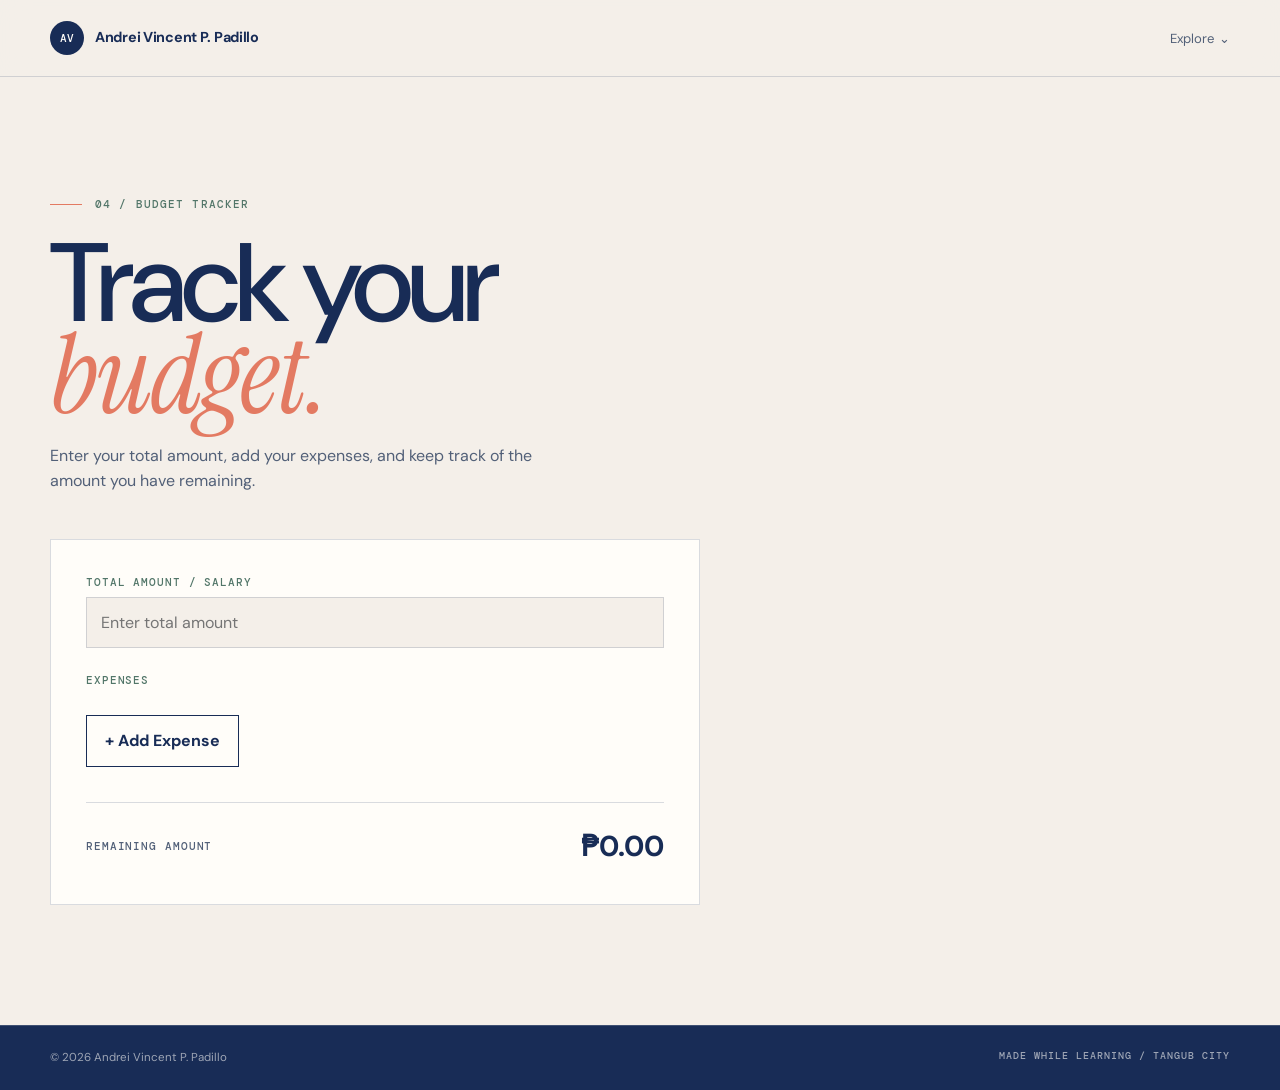
<file: budget-tracker.html>
<!doctype html>
<html lang="en">
  <head>
    <meta charset="utf-8">
    <meta name="viewport" content="width=device-width, initial-scale=1">

    <title>Budget Tracker — Andrei Vincent P. Padillo</title>
    <meta name="description" content="just a simple budget tracker by Andrei Vincent P. Padillo.">

    <link rel="icon" type="image/svg+xml" href="/favicon.svg">
    <link rel="stylesheet" href="style.css">

    <style>
      .budget-section {
        min-height: calc(100vh - 160px);
        padding: clamp(70px, 10vw, 120px) 0;
      }

      .budget-heading {
        margin-bottom: 45px;
      }

      .budget-heading h1 {
        margin-bottom: 20px;
      }

      .budget-heading p {
        max-width: 500px;
        color: var(--ink-soft);
      }

      .budget-box {
        max-width: 650px;
        padding: 35px;
        border: 1px solid var(--line);
        background: var(--white);
      }

      .budget-label {
        display: block;
        margin-bottom: 8px;
        font: 500 0.7rem var(--mono);
        letter-spacing: 0.08em;
        text-transform: uppercase;
        color: #527669;
      }

      .budget-input {
        width: 100%;
        padding: 14px;
        margin-bottom: 25px;
        border: 1px solid var(--line);
        background: var(--paper);
        color: var(--ink);
        font: 1rem var(--sans);
        outline: none;
      }

      .budget-input:focus {
        border-color: var(--coral);
      }

      .expense-list {
        display: grid;
        gap: 10px;
        margin-bottom: 20px;
      }

      .expense-row {
        display: grid;
        grid-template-columns: 1fr auto;
        gap: 8px;
      }

      .expense-row input {
        width: 100%;
        padding: 12px;
        border: 1px solid var(--line);
        background: var(--paper);
        color: var(--ink);
        outline: none;
      }

      .expense-row input:focus {
        border-color: var(--coral);
      }

      .save-expense {
        padding: 12px 18px;
        border: 0;
        background: var(--ink);
        color: var(--white);
        cursor: pointer;
        font-weight: 700;
      }

      .save-expense:hover {
        background: #294476;
      }

      .add-expense {
        padding: 12px 18px;
        border: 1px solid var(--ink);
        background: transparent;
        color: var(--ink);
        cursor: pointer;
        font-weight: 700;
      }

      .add-expense:hover {
        background: var(--ink);
        color: var(--white);
      }

      .budget-footer {
        display: flex;
        justify-content: space-between;
        align-items: center;
        gap: 20px;
        margin-top: 35px;
        padding-top: 20px;
        border-top: 1px solid var(--line);
      }

      .remaining-label {
        font: 500 0.7rem var(--mono);
        letter-spacing: 0.08em;
        text-transform: uppercase;
        color: var(--ink-soft);
      }

      .remaining-amount {
        font-size: 1.8rem;
        font-weight: 700;
      }

      @media (max-width: 560px) {
        .budget-box {
          padding: 22px;
        }

        .expense-row {
          grid-template-columns: 1fr;
        }

        .save-expense {
          width: 100%;
        }

        .budget-footer {
          display: grid;
        }
      }
    </style>
  </head>

  <body>

    <header class="site-header">
      <div class="nav-wrap">
        <a class="brand" href="index.html">
          <span class="brand-mark">AV</span>
          <span>Andrei Vincent P. Padillo</span>
        </a>

        <nav class="desktop-nav" aria-label="Primary navigation">
          <div class="dropdown">
            <button
              class="nav-link dropdown-toggle"
              id="dropdownBtn"
              type="button"
              aria-expanded="false"
              aria-controls="dropdownMenu">
              Explore
              <span class="dropdown-arrow" id="dropdownArrow" aria-hidden="true">⌄</span>
            </button>

            <ul class="dropdown-menu" id="dropdownMenu">
              <li><a href="index.html">Home <span>↗</span></a></li>
              <li><a href="about.html">About <span>↗</span></a></li>
              <li><a href="work.html">Work <span>↗</span></a></li>             
              <li><a href="contact.html">Contacts <span>↗</span></a></li>
              <li><a href="budget-tracker.html">Budget Tracker <span>↗</span></a></li>
            </ul>
          </div>
        </nav>

        <button
          class="mobile-toggle"
          type="button"
          data-menu-toggle
          aria-expanded="false"
          aria-label="Open navigation menu">
          ☰
        </button>
      </div>
      
      <nav class="mobile-menu" data-mobile-menu aria-label="Mobile navigation">
        <div class="mobile-dropdown">
          <button
            class="mobile-dropdown-toggle"
            id="mobileDropdownBtn"
            type="button"
            aria-expanded="false"
            aria-controls="mobileDropdownMenu">
            Explore
            <span class="mobile-dropdown-arrow" id="mobileDropdownArrow">⌄</span>
          </button>

          <ul class="mobile-dropdown-menu" id="mobileDropdownMenu">
            <li><a href="index.html">Home <span>↗</span></a></li>
            <li><a href="about.html">About <span>↗</span></a></li>
            <li><a href="work.html">Work <span>↗</span></a></li>            
            <li><a href="contact.html">Contacts <span>↗</span></a></li>
            <li><a href="budget-tracker.html">Budget Tracker <span>↗</span></a></li>
          </ul>
        </div>
      </nav>
    </header>

    <main>
      <section class="budget-section">
        <div class="container">
          <div class="budget-heading">
            <div class="eyebrow">04 / Budget Tracker</div>
            <h1>
              Track your <em>budget.</em>
            </h1>
            <p>
              Enter your total amount, add your expenses, and keep track
              of the amount you have remaining.
            </p>
          </div>


          <div class="budget-box">
            <label class="budget-label" for="salary">
              Total Amount / Salary
            </label>
            <input
              class="budget-input"
              type="number"
              id="salary"
              placeholder="Enter total amount"
              min="0">

            <label class="budget-label">
              Expenses
            </label>
            <div id="expenseList" class="expense-list"></div>
            <button id="addExpense" class="add-expense" type="button">
              + Add Expense
            </button>

            <div class="budget-footer">
              <span class="remaining-label">
                Remaining Amount
              </span>
              <span class="remaining-amount">
                ₱<span id="total">0.00</span>
              </span>
            </div>
          </div>
        </div>
      </section>
    </main>

    <footer class="footer">
      <div class="container footer-inner">
        <p>
          © <span data-year></span> Andrei Vincent P. Padillo
        </p>
        <span class="mono-label">
          Made while learning / Tangub City
        </span>
      </div>
    </footer>

    <script src="script.js"></script>

    <script>
      const salaryInput = document.getElementById("salary");
      const expenseList = document.getElementById("expenseList");
      const addExpenseButton = document.getElementById("addExpense");
      const totalDisplay = document.getElementById("total");

      let totalExpenses = 0;


      function updateTotal() {

        const salary = Number(salaryInput.value) || 0;

        const remaining = salary - totalExpenses;

        totalDisplay.textContent = remaining.toFixed(2);
      }

      addExpenseButton.addEventListener("click", function () {

        // Create the expense row
        const expenseRow = document.createElement("div");

        expenseRow.className = "expense-row";

        // Create the expense input
        const expenseInput = document.createElement("input");

        expenseInput.type = "number";
        expenseInput.placeholder = "Enter expense amount";
        expenseInput.min = "0";

        // Create the save button
        const saveButton = document.createElement("button");

        saveButton.type = "button";
        saveButton.className = "save-expense";
        saveButton.textContent = "Save";

        // Add the input and button to the row
        expenseRow.appendChild(expenseInput);
        expenseRow.appendChild(saveButton);

        // Add the row to the expense list
        expenseList.appendChild(expenseRow);
          
        // Save the expense
        saveButton.addEventListener("click", function () {

          const expense = Number(expenseInput.value);

          if (expense > 0) {

            totalExpenses += expense;

            updateTotal();

            expenseInput.disabled = true;
            saveButton.disabled = true;

          }
        });
      });
      // Update total when salary changes
      salaryInput.addEventListener("input", updateTotal);
    </script>
  </body>
</html>
</file>
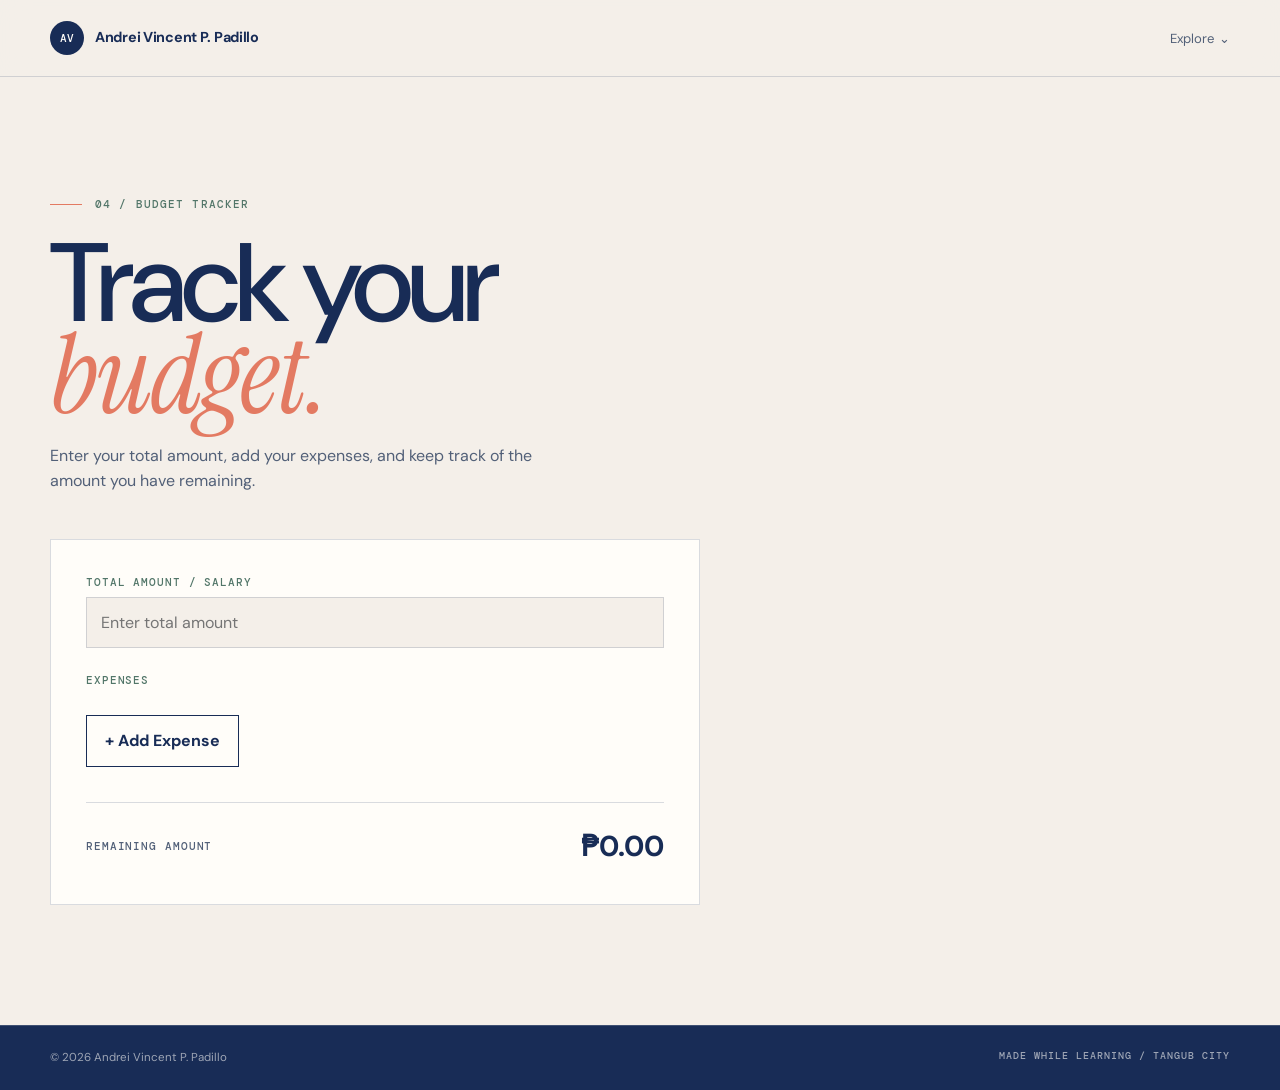
<file: Budget-tracker.html>
<!doctype html>
<html lang="en">
  <head>
    <meta charset="utf-8">
    <meta name="viewport" content="width=device-width, initial-scale=1">

    <title>Budget Tracker — Andrei Vincent P. Padillo</title>
    <meta name="description" content="A simple budget tracker by Andrei Vincent P. Padillo.">

    <link rel="icon" type="image/svg+xml" href="/favicon.svg">
    <link rel="stylesheet" href="style.css">

    <style>
      .budget-section {
        min-height: calc(100vh - 160px);
        padding: clamp(70px, 10vw, 120px) 0;
      }

      .budget-heading {
        margin-bottom: 45px;
      }

      .budget-heading h1 {
        margin-bottom: 20px;
      }

      .budget-heading p {
        max-width: 500px;
        color: var(--ink-soft);
      }

      .budget-box {
        max-width: 650px;
        padding: 35px;
        border: 1px solid var(--line);
        background: var(--white);
      }

      .budget-label {
        display: block;
        margin-bottom: 8px;
        font: 500 0.7rem var(--mono);
        letter-spacing: 0.08em;
        text-transform: uppercase;
        color: #527669;
      }

      .budget-input {
        width: 100%;
        padding: 14px;
        margin-bottom: 25px;
        border: 1px solid var(--line);
        background: var(--paper);
        color: var(--ink);
        font: 1rem var(--sans);
        outline: none;
      }

      .budget-input:focus {
        border-color: var(--coral);
      }

      .expense-list {
        display: grid;
        gap: 10px;
        margin-bottom: 20px;
      }

      .expense-row {
        display: grid;
        grid-template-columns: 1fr auto;
        gap: 8px;
      }

      .expense-row input {
        width: 100%;
        padding: 12px;
        border: 1px solid var(--line);
        background: var(--paper);
        color: var(--ink);
        outline: none;
      }

      .expense-row input:focus {
        border-color: var(--coral);
      }

      .save-expense {
        padding: 12px 18px;
        border: 0;
        background: var(--ink);
        color: var(--white);
        cursor: pointer;
        font-weight: 700;
      }

      .save-expense:hover {
        background: #294476;
      }

      .add-expense {
        padding: 12px 18px;
        border: 1px solid var(--ink);
        background: transparent;
        color: var(--ink);
        cursor: pointer;
        font-weight: 700;
      }

      .add-expense:hover {
        background: var(--ink);
        color: var(--white);
      }

      .budget-footer {
        display: flex;
        justify-content: space-between;
        align-items: center;
        gap: 20px;
        margin-top: 35px;
        padding-top: 20px;
        border-top: 1px solid var(--line);
      }

      .remaining-label {
        font: 500 0.7rem var(--mono);
        letter-spacing: 0.08em;
        text-transform: uppercase;
        color: var(--ink-soft);
      }

      .remaining-amount {
        font-size: 1.8rem;
        font-weight: 700;
      }

      @media (max-width: 560px) {
        .budget-box {
          padding: 22px;
        }

        .expense-row {
          grid-template-columns: 1fr;
        }

        .save-expense {
          width: 100%;
        }

        .budget-footer {
          display: grid;
        }
      }
    </style>
  </head>

  <body>

    <header class="site-header">
      <div class="nav-wrap">

        <a class="brand" href="index.html">
          <span class="brand-mark">AV</span>
          <span>Andrei Vincent P. Padillo</span>
        </a>

        <nav class="desktop-nav" aria-label="Primary navigation">
          <div class="dropdown">

            <button
              class="nav-link dropdown-toggle"
              id="dropdownBtn"
              type="button"
              aria-expanded="false"
              aria-controls="dropdownMenu">
              Explore
              <span class="dropdown-arrow" id="dropdownArrow" aria-hidden="true">⌄</span>
            </button>

            <ul class="dropdown-menu" id="dropdownMenu">
              <li><a href="index.html">Home <span>↗</span></a></li>
              <li><a href="about.html">About <span>↗</span></a></li>
              <li><a href="work.html">Work <span>↗</span></a></li>
              <li><a href="budget-tracker.html">Budget Tracker <span>↗</span></a></li>
              <li><a href="contact.html">Contacts <span>↗</span></a></li>
            </ul>

          </div>
        </nav>

        <button
          class="mobile-toggle"
          type="button"
          data-menu-toggle
          aria-expanded="false"
          aria-label="Open navigation menu">
          ☰
        </button>

      </div>

      <nav class="mobile-menu" data-mobile-menu aria-label="Mobile navigation">

        <div class="mobile-dropdown">

          <button
            class="mobile-dropdown-toggle"
            id="mobileDropdownBtn"
            type="button"
            aria-expanded="false"
            aria-controls="mobileDropdownMenu">
            Explore
            <span class="mobile-dropdown-arrow" id="mobileDropdownArrow">⌄</span>
          </button>

          <ul class="mobile-dropdown-menu" id="mobileDropdownMenu">
            <li><a href="index.html">Home <span>↗</span></a></li>
            <li><a href="about.html">About <span>↗</span></a></li>
            <li><a href="work.html">Work <span>↗</span></a></li>
            <li><a href="budget-tracker.html">Budget Tracker <span>↗</span></a></li>
            <li><a href="contact.html">Contacts <span>↗</span></a></li>
          </ul>

        </div>

      </nav>
    </header>


    <main>

      <section class="budget-section">

        <div class="container">

          <div class="budget-heading">

            <div class="eyebrow">04 / Budget Tracker</div>

            <h1>
              Track your <em>budget.</em>
            </h1>

            <p>
              Enter your total amount, add your expenses, and keep track
              of the amount you have remaining.
            </p>

          </div>


          <div class="budget-box">

            <label class="budget-label" for="salary">
              Total Amount / Salary
            </label>

            <input
              class="budget-input"
              type="number"
              id="salary"
              placeholder="Enter total amount"
              min="0"
            >


            <label class="budget-label">
              Expenses
            </label>

            <div id="expenseList" class="expense-list"></div>

            <button id="addExpense" class="add-expense" type="button">
              + Add Expense
            </button>


            <div class="budget-footer">

              <span class="remaining-label">
                Remaining Amount
              </span>

              <span class="remaining-amount">
                ₱<span id="total">0.00</span>
              </span>

            </div>

          </div>

        </div>

      </section>

    </main>


    <footer class="footer">
      <div class="container footer-inner">
        <p>
          © <span data-year></span> Andrei Vincent P. Padillo
        </p>

        <span class="mono-label">
          Made while learning / Tangub City
        </span>
      </div>
    </footer>


    <script src="script.js"></script>

    <script>
      const salaryInput = document.getElementById("salary");
      const expenseList = document.getElementById("expenseList");
      const addExpenseButton = document.getElementById("addExpense");
      const totalDisplay = document.getElementById("total");

      let totalExpenses = 0;


      function updateTotal() {

        const salary = Number(salaryInput.value) || 0;

        const remaining = salary - totalExpenses;

        totalDisplay.textContent = remaining.toFixed(2);
      }

      addExpenseButton.addEventListener("click", function () {

        // Create the expense row
        const expenseRow = document.createElement("div");

        expenseRow.className = "expense-row";

        // Create the expense input
        const expenseInput = document.createElement("input");

        expenseInput.type = "number";
        expenseInput.placeholder = "Enter expense amount";
        expenseInput.min = "0";

        // Create the save button
        const saveButton = document.createElement("button");

        saveButton.type = "button";
        saveButton.className = "save-expense";
        saveButton.textContent = "Save";

        // Add the input and button to the row
        expenseRow.appendChild(expenseInput);
        expenseRow.appendChild(saveButton);

        // Add the row to the expense list
        expenseList.appendChild(expenseRow);
          
        // Save the expense
        saveButton.addEventListener("click", function () {

          const expense = Number(expenseInput.value);

          if (expense > 0) {

            totalExpenses += expense;

            updateTotal();

            expenseInput.disabled = true;
            saveButton.disabled = true;

          }

        });

      });
      // Update total when salary changes
      salaryInput.addEventListener("input", updateTotal);
    </script>

  </body>
</html>
</file>
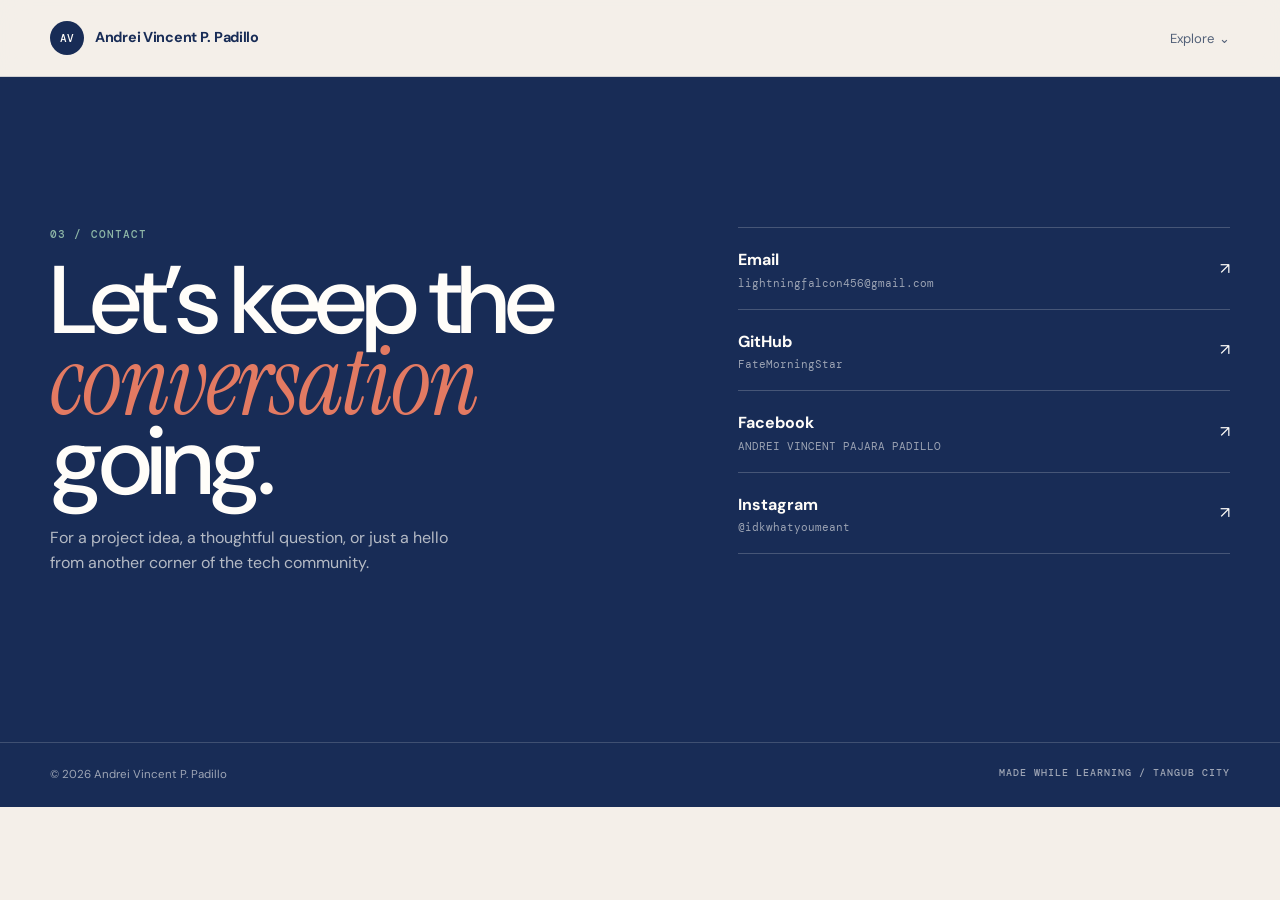
<file: contact.html>
<!doctype html>
<html lang="en">
  <head>
    <meta charset="utf-8">
    <meta name="viewport" content="width=device-width, initial-scale=1">
    <title>Contact — Andrei Vincent P. Padillo</title>
    <meta name="description" content="Connect with Andrei Vincent P. Padillo through email, GitHub, Facebook, or Instagram.">
    <link rel="icon" type="image/svg+xml" href="/favicon.svg">
    <link rel="stylesheet" href="style.css">
  </head>
  <body>
    <header class="site-header">
      <div class="nav-wrap">
        <a class="brand" href="index.html"><span class="brand-mark">AV</span><span>Andrei Vincent P. Padillo</span></a>
        <nav class="desktop-nav" aria-label="Primary navigation">
          <div class="dropdown">
            <button class="nav-link dropdown-toggle" id="dropdownBtn" type="button" aria-expanded="false" aria-controls="dropdownMenu">
              Explore <span class="dropdown-arrow" id="dropdownArrow" aria-hidden="true">⌄</span>
            </button>
            <ul class="dropdown-menu" id="dropdownMenu">
              <li><a href="index.html">Home <span aria-hidden="true">↗</span></a></li>
              <li><a href="about.html">About <span aria-hidden="true">↗</span></a></li>
              <li><a href="work.html">Work <span aria-hidden="true">↗</span></a></li>            
              <li><a href="contact.html">Contacts <span aria-hidden="true">↗</span></a></li>
              <li><a href="budget-tracker.html">Budget Tracker <span aria-hidden="true">↗</span></a></li>
            </ul>
          </div>
        </nav>
        <button class="mobile-toggle" type="button" data-menu-toggle aria-expanded="false" aria-label="Open navigation menu">☰</button>
      </div>
       <nav class="mobile-menu" data-mobile-menu aria-label="Mobile navigation">
         <div class="mobile-dropdown"><button class="mobile-dropdown-toggle" id="mobileDropdownBtn" type="button" aria-expanded="false" aria-controls="mobileDropdownMenu">Explore <span class="mobile-dropdown-arrow" id="mobileDropdownArrow" aria-hidden="true">⌄
         </span></button><ul class="mobile-dropdown-menu" id="mobileDropdownMenu">
           <li><a href="index.html">Home <span aria-hidden="true">↗</span></a></li>
           <li><a href="about.html">About <span aria-hidden="true">↗</span></a></li>
           <li><a href="work.html">Work <span aria-hidden="true">↗</span></a></li>           
           <li><a href="contact.html">Contacts <span aria-hidden="true">↗</span></a></li>
           <li><a href="budget-tracker.html">Budget Tracker <span aria-hidden="true">↗</span></a></li>
         </ul>
      </div>
    </header>

    <main>
      <section class="section-pad contact-section">
        <div class="container contact-grid">
          <div><div class="mono-label">03 / Contact</div><h1 class="contact-title">Let’s keep the <em>conversation</em> going.</h1><p class="contact-copy">For a project idea, a thoughtful question, or just a hello from another corner of the tech community.</p></div>
          <ul class="contact-list">
            <li><a href="mailto:lightningfalcon456@gmail.com"><span><span class="contact-name">Email</span><span class="contact-handle">lightningfalcon456@gmail.com</span></span><span aria-hidden="true">↗</span></a></li>
            <li><a href="https://github.com/FateMorningStar" target="_blank" rel="noopener noreferrer"><span><span class="contact-name">GitHub</span><span class="contact-handle">FateMorningStar</span></span><span aria-hidden="true">↗</span></a></li>
            <li><a href="https://www.facebook.com/share/1CnPgm6Us3/" target="_blank" rel="noopener noreferrer"><span><span class="contact-name">Facebook</span><span class="contact-handle">ANDREI VINCENT PAJARA PADILLO</span></span><span aria-hidden="true">↗</span></a></li>
            <li><a href="https://www.instagram.com/idkwhatyoumeant?igsh=MTRuOG11emZtNTBsbg==" target="_blank" rel="noopener noreferrer"><span><span class="contact-name">Instagram</span><span class="contact-handle">@idkwhatyoumeant</span></span><span aria-hidden="true">↗</span></a></li>
          </ul>
        </div>
      </section>
    </main>

    <footer class="footer"><div class="container footer-inner"><p>© <span data-year></span> Andrei Vincent P. Padillo</p><span class="mono-label">Made while learning / Tangub City</span></div></footer>
    <script src="script.js"></script>
  </body>
</html>
</file>
<file: style.css>
@import url('https://fonts.googleapis.com/css2?family=DM+Mono:wght@400;500&family=DM+Sans:wght@400;500;600;700&family=Instrument+Serif:ital@0;1&display=swap');

:root {
  --paper: #f4efe9;
  --paper-deep: #e9e2da;
  --ink: #182c56;
  --ink-soft: #526078;
  --coral: #e37a62;
  --sage: #8eb7a7;
  --line: rgba(24, 44, 86, 0.16);
  --white: #fffdf9;
  --display: 'Instrument Serif', Georgia, serif;
  --sans: 'DM Sans', Arial, sans-serif;
  --mono: 'DM Mono', monospace;
  --max: 1180px;
}

* { box-sizing: border-box; }
html { scroll-behavior: smooth; }
body {
  margin: 0;
  background: var(--paper);
  color: var(--ink);
  font-family: var(--sans);
  line-height: 1.6;
}
body.menu-open { overflow: hidden; }
img { display: block; max-width: 100%; }
a { color: inherit; }
button { font: inherit; }

.site-header {
  position: sticky;
  top: 0;
  z-index: 20;
  background: rgba(244, 239, 233, 0.92);
  border-bottom: 1px solid var(--line);
  backdrop-filter: blur(14px);
}
.nav-wrap {
  width: min(var(--max), calc(100% - 48px));
  min-height: 76px;
  margin: 0 auto;
  display: flex;
  align-items: center;
  justify-content: space-between;
  gap: 24px;
}
.brand {
  display: inline-flex;
  align-items: center;
  gap: 11px;
  color: var(--ink);
  font-size: 0.9rem;
  font-weight: 700;
  text-decoration: none;
  letter-spacing: -0.02em;
}
.brand-mark {
  display: grid;
  width: 34px;
  height: 34px;
  place-items: center;
  border-radius: 50%;
  background: var(--ink);
  color: var(--white);
  font: 500 0.7rem var(--mono);
}
.desktop-nav {
  display: flex;
  align-items: center;
  gap: 30px;
}
.dropdown { position: relative; }
.nav-link {
  color: var(--ink-soft);
  font-size: 0.82rem;
  text-decoration: none;
  transition: color 180ms ease;
}
.nav-link:hover, .nav-link[aria-current="page"] { color: var(--coral); }
.dropdown-toggle {
  display: inline-flex;
  align-items: center;
  gap: 5px;
  padding: 0;
  border: 0;
  background: transparent;
  cursor: pointer;
}
.dropdown-arrow, .mobile-dropdown-arrow {
  display: inline-block;
  transition: transform 180ms ease;
}
.dropdown-arrow.is-open, .mobile-dropdown-arrow.is-open { transform: rotate(180deg); }
.dropdown-menu {
  position: absolute;
  top: calc(100% + 16px);
  right: -14px;
  z-index: 30;
  display: none;
  min-width: 205px;
  margin: 0;
  padding: 7px;
  border: 1px solid var(--line);
  border-radius: 5px;
  background: var(--white);
  box-shadow: 0 14px 30px rgba(24, 44, 86, 0.12);
  list-style: none;
}
.dropdown-menu.show { display: block; }
.dropdown-menu li + li { border-top: 1px solid rgba(24, 44, 86, 0.09); }
.dropdown-menu a {
  display: flex;
  align-items: center;
  justify-content: space-between;
  gap: 20px;
  padding: 10px 11px;
  color: var(--ink);
  font-size: 0.76rem;
  text-decoration: none;
  transition: background 180ms ease, color 180ms ease;
}
.dropdown-menu a:hover {
  background: var(--paper-deep);
  color: var(--coral);
}
.nav-contact {
  display: inline-flex;
  align-items: center;
  gap: 11px;
  border: 1px solid var(--ink);
  border-radius: 999px;
  padding: 10px 16px;
  color: var(--ink);
  font-size: 0.78rem;
  font-weight: 700;
  text-decoration: none;
  transition: background 180ms ease, color 180ms ease, transform 180ms ease;
}
.nav-contact:hover {
  background: var(--ink);
  color: var(--white);
  transform: translateY(-2px);
}
.mobile-toggle { display: none; }
.mobile-menu { display: none; }

.container {
  width: min(var(--max), calc(100% - 48px));
  margin: 0 auto;
}
.hero {
  overflow: hidden;
  padding: clamp(80px, 12vw, 150px) 0 112px;
}
.hero-grid {
  display: grid;
  grid-template-columns: minmax(0, 1.05fr) minmax(330px, 0.95fr);
  align-items: center;
  gap: clamp(42px, 8vw, 130px);
}
.eyebrow, .mono-label {
  color: #527669;
  font: 500 0.7rem var(--mono);
  letter-spacing: 0.1em;
  text-transform: uppercase;
}
.eyebrow::before {
  content: '';
  display: inline-block;
  width: 32px;
  height: 1px;
  margin: 0 13px 3px 0;
  background: var(--coral);
}
h1, h2, h3, p { margin-top: 0; }
h1, h2, h3 {
  font-weight: 500;
  letter-spacing: -0.045em;
}
h1 {
  max-width: 670px;
  margin: 27px 0 24px;
  font-size: clamp(4.2rem, 8.7vw, 8.3rem);
  line-height: 0.83;
}
h1 em, h2 em, .contact-title em {
  color: var(--coral);
  font-family: var(--display);
  font-weight: 400;
  letter-spacing: -0.02em;
}
.hero-intro {
  max-width: 530px;
  margin-bottom: 32px;
  color: var(--ink-soft);
  font-size: 1.05rem;
}
.hero-actions {
  display: flex;
  align-items: center;
  flex-wrap: wrap;
  gap: 22px;
}
.button-solid {
  display: inline-flex;
  align-items: center;
  gap: 28px;
  border-radius: 4px;
  padding: 15px 19px;
  background: var(--ink);
  color: var(--white);
  font-size: 0.8rem;
  font-weight: 700;
  text-decoration: none;
  transition: background 180ms ease, transform 180ms ease;
}
.button-solid:hover { background: #294476; transform: translateY(-2px); }
.button-text {
  display: inline-flex;
  align-items: center;
  gap: 10px;
  color: var(--ink);
  font-size: 0.8rem;
  font-weight: 700;
  text-decoration: none;
}
.button-text:hover { color: var(--coral); }
.hero-note {
  display: flex;
  align-items: center;
  gap: 9px;
  margin-top: 72px;
  color: var(--ink-soft);
  font: 0.7rem var(--mono);
}
.hero-note span {
  width: 9px;
  height: 9px;
  border: 3px solid rgba(142, 183, 167, 0.35);
  border-radius: 50%;
  background: var(--sage);
  box-shadow: 0 0 0 4px rgba(142, 183, 167, 0.15);
}
.portrait-stage { position: relative; max-width: 450px; justify-self: end; }
.portrait-index {
  position: absolute;
  top: -18px;
  right: 8px;
  color: var(--ink-soft);
  font: 0.68rem var(--mono);
  letter-spacing: 0.06em;
}
.portrait-frame {
  position: relative;
  z-index: 1;
  width: min(100%, 395px);
  margin-left: auto;
  overflow: hidden;
  border-radius: 200px 200px 8px 8px;
  background: var(--ink);
  box-shadow: 18px 19px 0 var(--coral);
}
.portrait-frame img {
  width: 100%;
  aspect-ratio: 0.78;
  object-fit: cover;
}
.hero-orbit {
  position: absolute;
  top: 10%;
  left: -7%;
  width: 78%;
  aspect-ratio: 1;
  border: 1px solid rgba(82, 118, 105, 0.26);
  border-radius: 50%;
}
.portrait-stamp {
  position: absolute;
  right: -19px;
  bottom: -23px;
  z-index: 2;
  display: grid;
  width: 94px;
  height: 94px;
  place-content: center;
  border: 1px dashed var(--coral);
  border-radius: 50%;
  background: rgba(244, 239, 233, 0.94);
  color: var(--ink);
  font: 0.57rem/1.45 var(--mono);
  letter-spacing: 0.04em;
  text-align: center;
  transform: rotate(9deg);
}

.ticker {
  overflow: hidden;
  background: var(--ink);
  color: var(--white);
}
.ticker-track {
  display: flex;
  width: max-content;
  animation: ticker 28s linear infinite;
}
.ticker-item {
  display: inline-flex;
  align-items: center;
  gap: 38px;
  padding: 14px 24px;
  font: 0.68rem var(--mono);
  letter-spacing: 0.13em;
  text-transform: uppercase;
}
.ticker-item::after { content: '✦'; color: var(--coral); }
@keyframes ticker { to { transform: translateX(-50%); } }

.section-pad { padding: clamp(90px, 12vw, 150px) 0; }
.section-pad + .section-pad { border-top: 1px solid var(--line); }
.story-grid {
  display: grid;
  grid-template-columns: minmax(220px, 0.75fr) minmax(0, 1.25fr);
  gap: clamp(48px, 10vw, 150px);
}
.section-title {
  max-width: 500px;
  margin: 17px 0 0;
  font-size: clamp(3rem, 6vw, 5.8rem);
  line-height: 0.9;
}
.section-copy {
  max-width: 580px;
  color: var(--ink-soft);
  font-size: 1.03rem;
}
.section-copy + .section-copy { margin-top: 18px; }
.fact-grid {
  display: grid;
  grid-template-columns: repeat(3, 1fr);
  gap: 12px;
  margin-top: 38px;
}
.fact {
  border-top: 1px solid var(--line);
  padding-top: 13px;
}
.fact strong, .fact span { display: block; }
.fact strong { font-size: 0.8rem; }
.fact span { margin-top: 7px; color: var(--ink-soft); font-size: 0.75rem; }
.skills-block {
  display: grid;
  grid-template-columns: minmax(220px, 0.75fr) minmax(0, 1.25fr);
  gap: clamp(48px, 10vw, 150px);
  margin-top: 105px;
  padding-top: 35px;
  border-top: 1px solid var(--line);
}
.skills-block h3 { margin-bottom: 8px; font-size: 1.65rem; }
.skills-block p { max-width: 340px; color: var(--ink-soft); font-size: 0.9rem; }
.skill-list {
  display: flex;
  flex-wrap: wrap;
  align-content: flex-start;
  gap: 9px;
}
.skill {
  border: 1px solid var(--line);
  border-radius: 999px;
  padding: 9px 14px;
  color: var(--ink);
  font: 0.72rem var(--mono);
  transition: border-color 180ms ease, background 180ms ease;
}
.skill:hover { border-color: var(--coral); background: rgba(227, 122, 98, 0.1); }

.work-section { background: var(--paper-deep); }
.work-heading {
  display: flex;
  align-items: end;
  justify-content: space-between;
  gap: 36px;
  margin-bottom: 65px;
}
.work-heading p { max-width: 360px; margin: 0; color: var(--ink-soft); }
.project-feature {
  display: grid;
  grid-template-columns: minmax(240px, 0.65fr) minmax(0, 1.35fr);
  gap: clamp(42px, 8vw, 115px);
  align-items: center;
}
.project-meta { color: var(--coral); font: 0.7rem var(--mono); text-transform: uppercase; }
.project-title { margin: 14px 0 17px; font-size: clamp(2.7rem, 5vw, 5.2rem); line-height: 0.9; }
.project-copy { max-width: 370px; color: var(--ink-soft); }
.project-tags { display: flex; flex-wrap: wrap; gap: 8px; margin-top: 28px; }
.project-tag {
  border-radius: 999px;
  padding: 7px 10px;
  background: rgba(24, 44, 86, 0.08);
  font: 0.64rem var(--mono);
}
.project-gallery {
  display: grid;
  grid-template-columns: 1.1fr 0.9fr;
  grid-template-rows: repeat(2, 1fr);
  gap: 10px;
  min-height: 500px;
}
.gallery-btn {
  position: relative;
  overflow: hidden;
  min-height: 220px;
  padding: 0;
  border: 0;
  background: var(--ink);
  cursor: zoom-in;
}
.gallery-btn:first-child { grid-row: span 2; }
.gallery-btn img, .highlight-card img {
  width: 100%;
  height: 100%;
  object-fit: cover;
  transition: transform 450ms ease, filter 450ms ease;
}
.gallery-btn:hover img, .highlight-card:hover img { transform: scale(1.04); filter: saturate(1.1); }
.gallery-label {
  position: absolute;
  bottom: 12px;
  left: 12px;
  padding: 6px 9px;
  background: rgba(255, 253, 249, 0.92);
  color: var(--ink);
  font: 0.65rem var(--mono);
}
.highlights { margin-top: 120px; }
.highlights-heading { margin-bottom: 27px; }
.highlights-heading h3 { margin-bottom: 6px; font-size: 1.75rem; }
.highlights-heading p { max-width: 420px; margin: 0; color: var(--ink-soft); }
.highlight-grid {
  display: grid;
  grid-template-columns: repeat(4, 1fr);
  gap: 10px;
}
.highlight-card {
  position: relative;
  height: 310px;
  overflow: hidden;
  padding: 0;
  border: 0;
  background: var(--ink);
  cursor: zoom-in;
}
.highlight-card:nth-child(2) { margin-top: 35px; }
.highlight-card:nth-child(3) { margin-top: 70px; }
.highlight-card:nth-child(4) { margin-top: 105px; }
.highlight-caption {
  position: absolute;
  right: 0;
  bottom: 0;
  left: 0;
  display: grid;
  gap: 3px;
  padding: 28px 14px 13px;
  background: linear-gradient(transparent, rgba(24, 44, 86, 0.88));
  color: var(--white);
  text-align: left;
}
.highlight-caption strong { font-size: 0.85rem; }
.highlight-caption span { color: rgba(255, 253, 249, 0.72); font: 0.6rem var(--mono); }

.contact-section { background: var(--ink); color: var(--white); }
.contact-grid {
  display: grid;
  grid-template-columns: minmax(0, 1fr) minmax(300px, 0.9fr);
  align-items: start;
  gap: clamp(48px, 11vw, 180px);
}
.contact-section .mono-label { color: var(--sage); }
.contact-title { max-width: 600px; margin: 20px 0 22px; font-size: clamp(3.5rem, 7.5vw, 7.2rem); line-height: 0.84; }
.contact-copy { max-width: 430px; color: rgba(255, 253, 249, 0.68); }
.contact-list { margin: 0; padding: 0; list-style: none; }
.contact-list li { border-top: 1px solid rgba(255, 253, 249, 0.2); }
.contact-list li:last-child { border-bottom: 1px solid rgba(255, 253, 249, 0.2); }
.contact-list a {
  display: flex;
  align-items: center;
  justify-content: space-between;
  gap: 18px;
  padding: 19px 0;
  color: var(--white);
  text-decoration: none;
  transition: color 180ms ease, padding 180ms ease;
}
.contact-list a:hover { padding-left: 10px; color: var(--coral); }
.contact-name { display: block; font-weight: 700; }
.contact-handle { display: block; margin-top: 3px; color: rgba(255, 253, 249, 0.57); font: 0.68rem var(--mono); }
.footer { padding: 23px 0; background: var(--ink); color: rgba(255, 253, 249, 0.58); border-top: 1px solid rgba(255, 253, 249, 0.17); }
.footer-inner { display: flex; justify-content: space-between; gap: 18px; }
.footer p { margin: 0; font-size: 0.72rem; }
.footer .mono-label { color: inherit; font-size: 0.62rem; }

.lightbox {
  position: fixed;
  inset: 0;
  z-index: 50;
  display: grid;
  place-items: center;
  padding: 30px;
  background: rgba(17, 27, 49, 0.88);
}
.lightbox[hidden] { display: none; }
.lightbox-inner { position: relative; max-width: min(920px, 100%); }
.lightbox img { max-height: 78vh; width: auto; margin: 0 auto; object-fit: contain; }
.lightbox-close {
  position: absolute;
  top: -44px;
  right: 0;
  width: 34px;
  height: 34px;
  border: 1px solid rgba(255,255,255,0.55);
  border-radius: 50%;
  background: transparent;
  color: var(--white);
  cursor: pointer;
}
.lightbox-caption { margin-top: 12px; color: rgba(255,255,255,0.7); font: 0.68rem var(--mono); text-align: center; }

@media (max-width: 850px) {
  .desktop-nav { display: none; }
  .mobile-toggle {
    display: grid;
    width: 38px;
    height: 38px;
    place-items: center;
    border: 1px solid var(--line);
    border-radius: 50%;
    background: transparent;
    color: var(--ink);
    cursor: pointer;
  }
  .mobile-menu {
    display: grid;
    position: absolute;
    top: 76px;
    right: 0;
    left: 0;
    max-height: 0;
    overflow: hidden;
    padding: 0 24px;
    background: var(--paper);
    transition: max-height 220ms ease, padding 220ms ease;
  }
  .mobile-menu.is-open { max-height: 460px; padding: 12px 24px 22px; border-bottom: 1px solid var(--line); }
  .mobile-menu a { padding: 10px 0; color: var(--ink); font-weight: 700; text-decoration: none; }
  .mobile-dropdown { display: grid; }
  .mobile-dropdown-toggle {
    display: flex;
    align-items: center;
    justify-content: space-between;
    width: 100%;
    padding: 10px 0;
    border: 0;
    background: transparent;
    color: var(--ink);
    font-weight: 700;
    text-align: left;
    cursor: pointer;
  }
  .mobile-dropdown-menu {
    display: none;
    margin: 0;
    padding: 0 0 5px 14px;
    list-style: none;
  }
  .mobile-dropdown-menu.show { display: block; }
  .mobile-dropdown-menu a {
    display: flex;
    align-items: center;
    justify-content: space-between;
    padding: 7px 0;
    color: var(--ink-soft);
    font-size: 0.82rem;
    font-weight: 500;
  }
  .hero-grid, .story-grid, .skills-block, .project-feature, .contact-grid { grid-template-columns: 1fr; }
  .portrait-stage { width: min(100%, 400px); margin: 30px auto 0; justify-self: center; }
  .hero { padding-top: 90px; }
  .skills-block { gap: 25px; }
  .project-feature { gap: 45px; }
  .work-heading { display: block; }
  .work-heading p { margin-top: 25px; }
  .highlight-grid { grid-template-columns: repeat(2, 1fr); }
  .highlight-card, .highlight-card:nth-child(n) { margin-top: 0; }
}

@media (max-width: 560px) {
  .nav-wrap, .container { width: min(100% - 32px, var(--max)); }
  .hero { padding: 76px 0 92px; }
  h1 { font-size: clamp(3.7rem, 19vw, 5.8rem); }
  .hero-intro { font-size: 0.96rem; }
  .hero-note { margin-top: 52px; font-size: 0.62rem; }
  .fact-grid { grid-template-columns: 1fr; gap: 20px; }
  .project-gallery { min-height: 410px; }
  .gallery-btn { min-height: 150px; }
  .highlight-grid { grid-template-columns: 1fr 1fr; }
  .highlight-card { height: 225px; }
  .contact-title { font-size: clamp(3.5rem, 18vw, 5.4rem); }
  .footer-inner { display: grid; }
}

@media (prefers-reduced-motion: reduce) {
  *, *::before, *::after { scroll-behavior: auto !important; animation: none !important; transition-duration: 0.01ms !important; }
}
</file>
